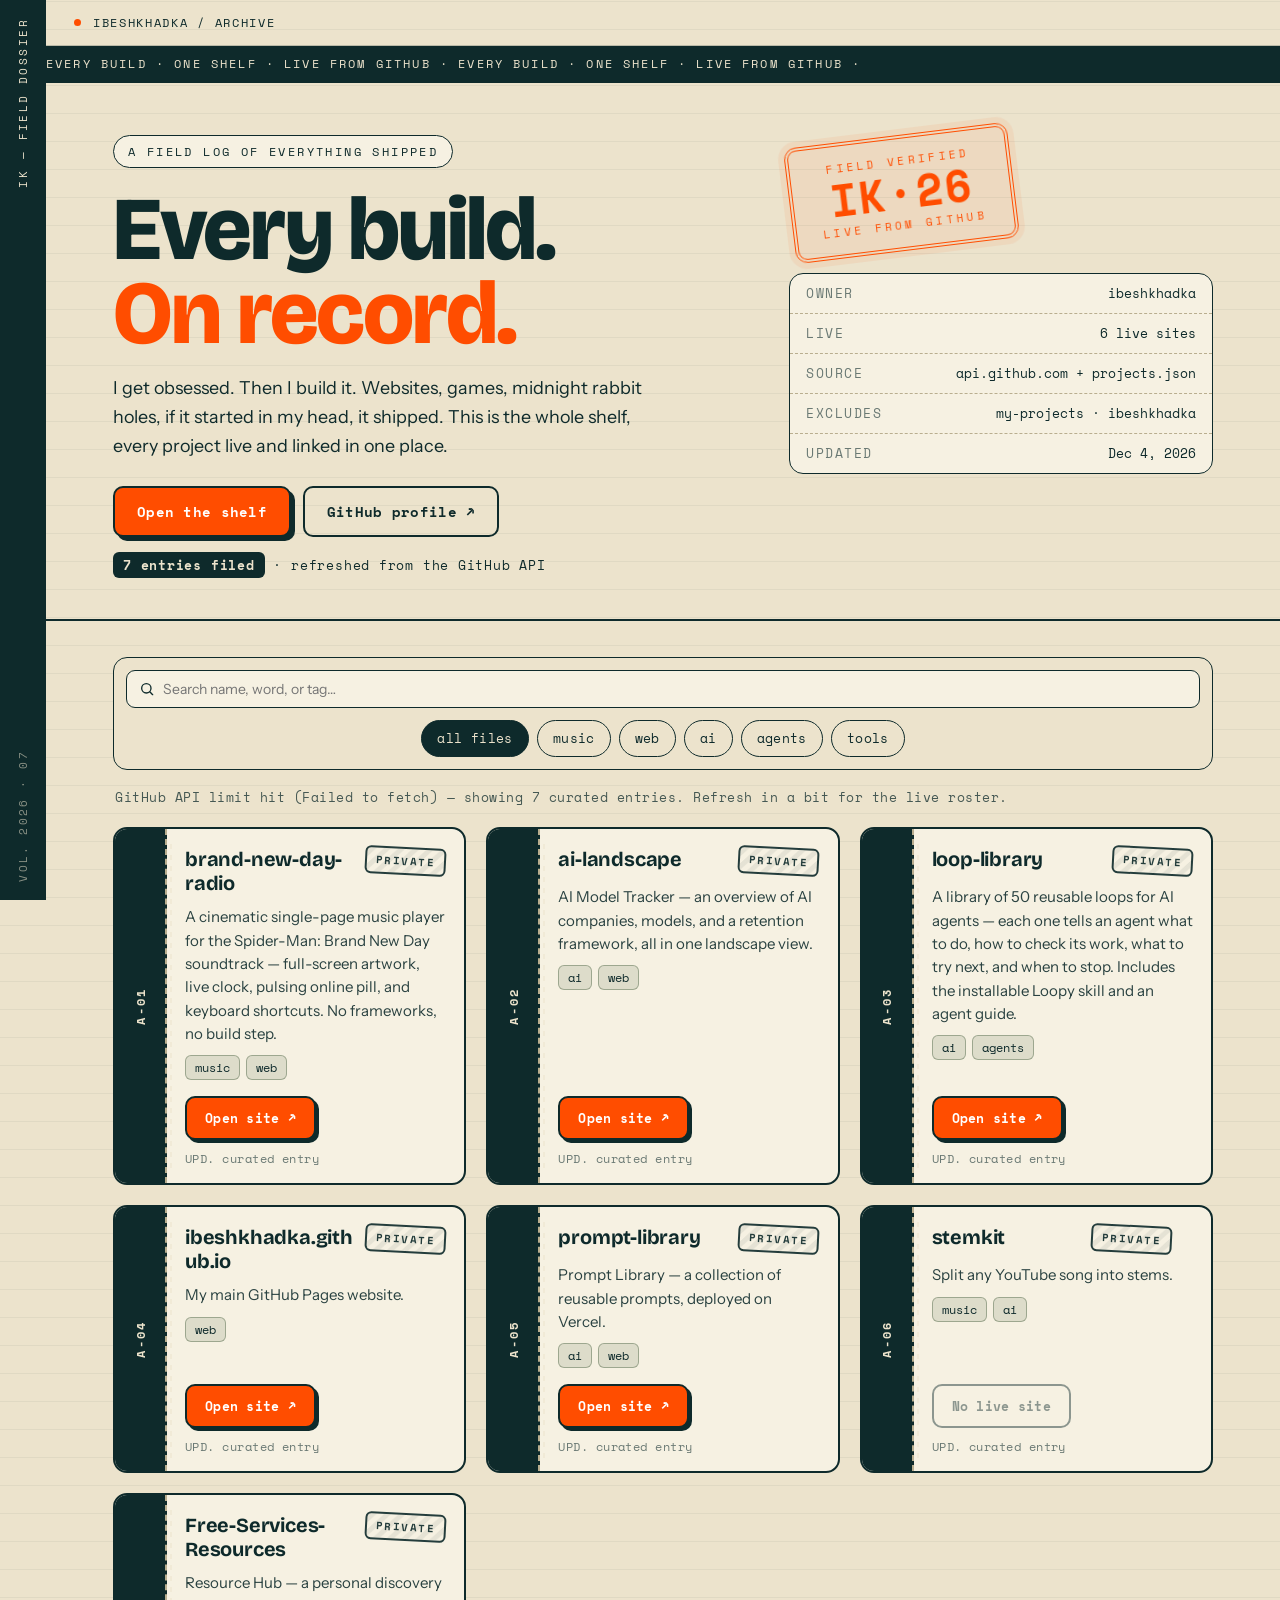
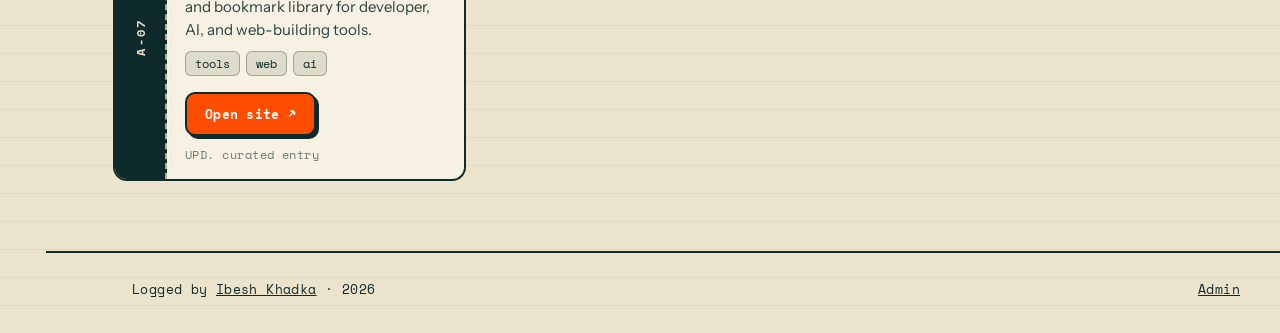
<file: index.html>
<!DOCTYPE html>
<html lang="en">
<head>
  <meta charset="UTF-8" />
  <meta name="viewport" content="width=device-width, initial-scale=1.0" />
  <title>Ibesh Khadka — Field Dossier of Builds</title>
  <meta name="description" content="Every project Ibesh Khadka has built, logged as a field dossier. Live GitHub data, search, tag filters. Open the site or read the source." />
  <link rel="icon" href="data:image/svg+xml,%3Csvg xmlns='http://www.w3.org/2000/svg' viewBox='0 0 64 64'%3E%3Crect width='64' height='64' rx='10' fill='%230E2A2B'/%3E%3Ctext x='32' y='44' font-family='monospace' font-size='28' font-weight='700' fill='%23FF4D00' text-anchor='middle'%3EIK%3C/text%3E%3C/svg%3E" />
  <link rel="preconnect" href="https://fonts.googleapis.com" />
  <link rel="preconnect" href="https://fonts.gstatic.com" crossorigin />
  <link href="https://fonts.googleapis.com/css2?family=Bricolage+Grotesque:opsz,wght@12..96,400..800&family=Instrument+Sans:ital,wght@0,400..700;1,400&family=Space+Mono:wght@400;700&display=swap" rel="stylesheet" />
  <link rel="stylesheet" href="css/style.css?v=dossier1" />
</head>
<body>
  <a class="skip" href="#shelf">Skip to the shelf</a>

  <div class="spine" aria-hidden="true">
    <span class="spine-mark">IK — FIELD DOSSIER</span>
    <span class="spine-mark dim">VOL. 2026 · <span id="spine-count">——</span></span>
  </div>

  <header class="cover">
    <div class="cover-top mono">
      <span class="dot" aria-hidden="true"></span>
      <span>IBESHKHADKA / ARCHIVE</span>
    </div>

    <div class="tape" aria-hidden="true"><span>Every build · one shelf · live from GitHub · Every build · one shelf · live from GitHub ·&nbsp;</span></div>

    <div class="cover-grid">
      <div>
        <p class="eyebrow mono">A field log of everything shipped</p>
        <h1>Every build.<br /><em>On record.</em></h1>
        <p class="lede">I get obsessed. Then I build it. Websites, games, midnight rabbit holes, if it started in my head, it shipped. This is the whole shelf, every project live and linked in one place.</p>
        <div class="cover-actions">
          <a class="btn Go" href="#shelf">Open the shelf</a>
          <a class="btn ghost" href="https://github.com/ibeshkhadka" target="_blank" rel="noopener">GitHub profile ↗</a>
        </div>
        <p class="count mono"><strong id="project-count">Loading projects…</strong><span> · refreshed from the GitHub API</span></p>
      </div>
      <div class="stamp-zone">
        <div class="stamp" id="hero-stamp" aria-hidden="true">
          <span class="stamp-top">FIELD VERIFIED</span>
          <span class="stamp-mid">IK·26</span>
          <span class="stamp-bot">LIVE FROM GITHUB</span>
        </div>
        <dl class="ledger mono">
          <div><dt>OWNER</dt><dd>ibeshkhadka</dd></div>
          <div><dt>LIVE</dt><dd id="ledger-live">——</dd></div>
          <div><dt>SOURCE</dt><dd>api.github.com + projects.json</dd></div>
          <div><dt>EXCLUDES</dt><dd>my-projects · ibeshkhadka</dd></div>
          <div><dt>UPDATED</dt><dd id="ledger-date">on every visit</dd></div>
        </dl>
      </div>
    </div>
  </header>

  <main id="shelf" class="shelf">
    <div class="controls">
      <label class="search">
        <span class="visually-hidden">Search projects</span>
        <svg width="16" height="16" viewBox="0 0 24 24" fill="none" aria-hidden="true"><circle cx="11" cy="11" r="7" stroke="currentColor" stroke-width="2"/><path d="m16.5 16.5 4 4" stroke="currentColor" stroke-width="2" stroke-linecap="round"/></svg>
        <input id="search" type="search" placeholder="Search name, word, or tag…" autocomplete="off" />
      </label>
      <div id="filters" class="filters" role="group" aria-label="Filter by tag"></div>
    </div>

    <p id="status" class="status mono" role="status"></p>
    <div id="grid" class="grid" aria-live="polite"></div>

    <div id="empty" class="empty hidden">
      <p class="mono">DOSSIER EMPTY — NO MATCH</p>
      <h2>Nothing filed under that search.</h2>
      <p>Try a shorter term — a repo name, one tag, one word from the description.</p>
      <button class="btn Go" id="clear-search" type="button">Clear search</button>
    </div>
  </main>

  <footer class="footer mono">
    <p>Logged by <a href="https://github.com/ibeshkhadka" target="_blank" rel="noopener">Ibesh Khadka</a> · <span id="year">2026</span></p>
    <p><a href="admin/">Admin</a></p>
  </footer>

  <script src="js/main.js?v=dossier1"></script>
</body>
</html>
</file>
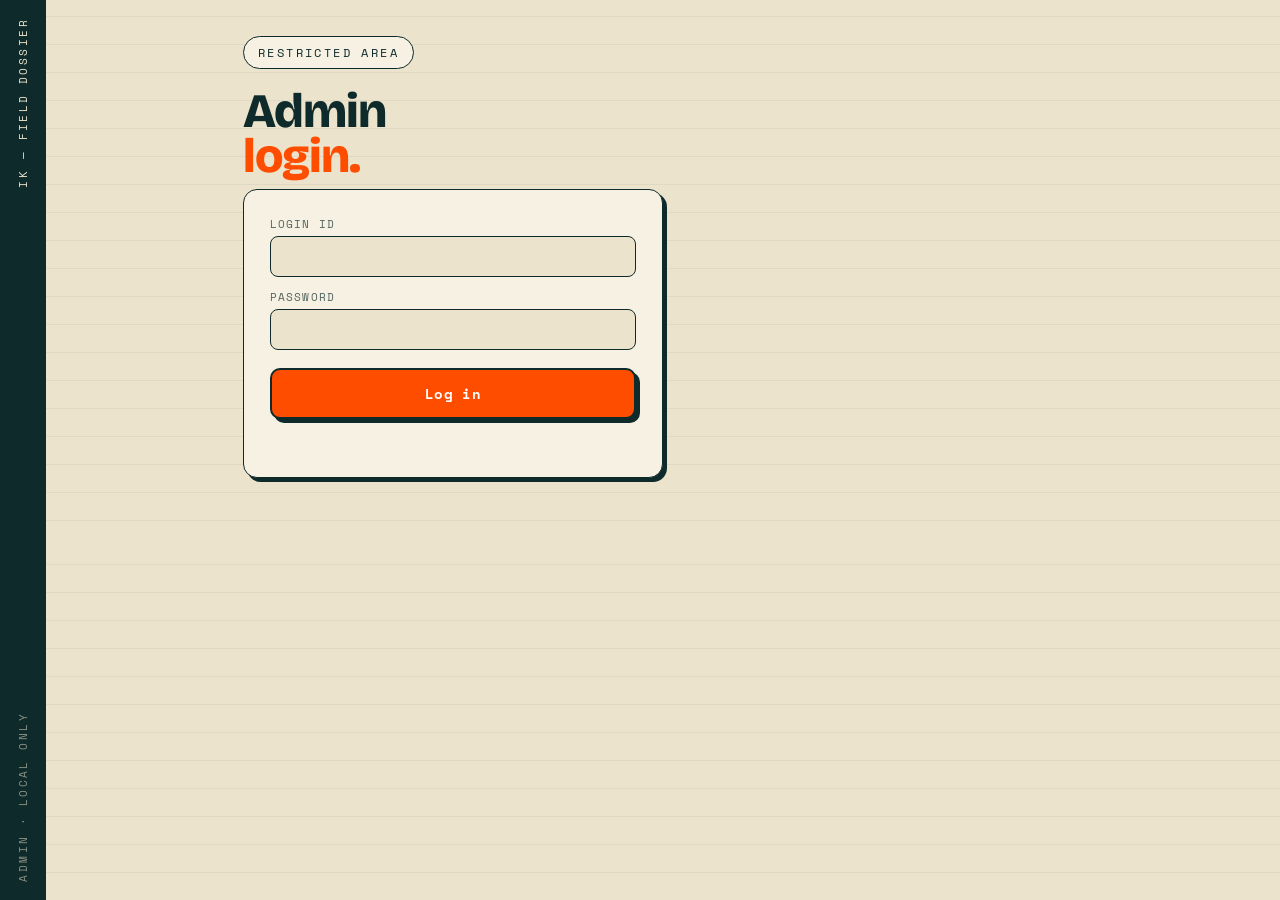
<file: admin/index.html>
<!DOCTYPE html>
<html lang="en">
<head>
  <meta charset="UTF-8" />
  <meta name="viewport" content="width=device-width, initial-scale=1.0" />
  <title>Admin — Field Dossier</title>
  <meta name="robots" content="noindex" />
  <link rel="preconnect" href="https://fonts.googleapis.com" />
  <link rel="preconnect" href="https://fonts.gstatic.com" crossorigin />
  <link href="https://fonts.googleapis.com/css2?family=Bricolage+Grotesque:opsz,wght@12..96,400..800&family=Instrument+Sans:ital,wght@0,400..700;1,400&family=Space+Mono:wght@400;700&display=swap" rel="stylesheet" />
  <link rel="stylesheet" href="../css/style.css?v=dossier1" />
  <style>
    .admin-wrap { max-width: 920px; margin: 0 auto; padding: 36px 40px 70px; }
    .admin-head h1 { font-family: var(--display); font-weight: 800; letter-spacing: -0.02em; font-size: clamp(2rem, 5vw, 3rem); margin: 0 0 10px; }
    .admin-head h1 em { font-style: normal; color: var(--blaze); }
    .admin-head .lede { font-size: 1rem; line-height: 1.6; max-width: 40rem; margin: 0 0 22px; }
    .admin-actions { display: flex; gap: 12px; flex-wrap: wrap; margin-bottom: 26px; }
    .login-card { background: var(--card); border: 1.5px solid var(--ink); border-radius: var(--radius); box-shadow: 4px 4px 0 var(--ink); padding: 26px; max-width: 420px; }
    .login-card label { display: block; font-family: var(--mono); font-size: 11px; letter-spacing: 0.1em; opacity: 0.7; margin: 12px 0 4px; }
    .login-card label:first-of-type { margin-top: 0; }
    .login-card input { width: 100%; font: inherit; font-size: 15px; color: inherit; background: var(--parchment); border: 1.5px solid var(--ink); border-radius: 8px; padding: 10px 14px; }
    .login-card input:focus { outline: 3px solid var(--blaze); outline-offset: 1px; }
    .login-card .btn { margin-top: 18px; width: 100%; justify-content: center; }
    .login-error { font-family: var(--mono); font-size: 13px; color: var(--blaze); margin: 12px 0 0; min-height: 20px; }
    .add-row { display: flex; gap: 10px; margin-bottom: 26px; }
    .entry { background: var(--card); border: 1.5px solid var(--ink); border-radius: var(--radius); box-shadow: 4px 4px 0 var(--ink); padding: 18px; margin-bottom: 16px; }
    .entry-top { display: flex; align-items: center; gap: 10px; margin-bottom: 12px; flex-wrap: wrap; }
    .entry-top h3 { font-family: var(--mono); font-size: 15px; margin: 0; overflow-wrap: anywhere; }
    .badge { font-family: var(--mono); font-size: 11px; letter-spacing: 0.06em; border: 1.5px solid var(--ink); border-radius: 999px; padding: 3px 10px; }
    .badge.live { background: var(--moss); color: #fff; border-color: var(--ink); }
    .badge.gone { background: transparent; opacity: 0.6; }
    .entry label { display: block; font-family: var(--mono); font-size: 11px; letter-spacing: 0.1em; opacity: 0.7; margin: 10px 0 4px; }
    .entry input[type="text"], .entry textarea { width: 100%; font: inherit; font-size: 14px; color: inherit; background: var(--parchment); border: 1.5px solid var(--ink); border-radius: 8px; padding: 9px 12px; }
    .entry textarea { min-height: 64px; resize: vertical; line-height: 1.5; }
    .entry input:focus, .entry textarea:focus, .add-row input:focus { outline: 3px solid var(--blaze); outline-offset: 1px; }
    .add-row input { flex: 1; font: inherit; font-size: 14px; color: inherit; background: var(--card); border: 1.5px solid var(--ink); border-radius: 9px; padding: 10px 14px; }
    .entry .row-end { display: flex; justify-content: flex-end; margin-top: 12px; }
    .btn.danger { background: transparent; color: var(--ink); box-shadow: 3px 3px 0 var(--ink); padding: 8px 16px; font-size: 12.5px; }
    .btn.danger:hover { background: var(--blaze); color: #fff; }
    .admin-status { font-size: 12.5px; letter-spacing: 0.04em; margin: 6px 2px 0; min-height: 20px; }
    .hidden { display: none; }
    .tags-panel { background: var(--card); border: 1.5px solid var(--ink); border-radius: var(--radius); box-shadow: 4px 4px 0 var(--ink); padding: 18px; margin-bottom: 26px; }
    .tags-panel h2 { font-size: 12px; letter-spacing: 0.12em; margin: 0 0 12px; opacity: 0.7; }
    .tag-row { display: flex; align-items: center; gap: 10px; padding: 7px 0; border-top: 1px dashed var(--ledger); }
    .tag-row:first-of-type { border-top: 0; }
    .tag-row .chip { font-family: var(--mono); font-size: 12.5px; border: 1.5px solid var(--ink); border-radius: 999px; padding: 5px 13px; background: var(--parchment); }
    .tag-row .count { font-family: var(--mono); font-size: 11.5px; opacity: 0.6; }
    .tag-row button { margin-left: auto; font-family: var(--mono); font-size: 12px; background: transparent; border: 1.5px solid var(--ink); border-radius: 8px; padding: 4px 12px; cursor: pointer; }
    .tag-row button:hover { background: var(--blaze); color: #fff; }
    .tags-panel .add-row { margin: 14px 0 0; }
    .tags-panel select { font: inherit; font-size: 14px; color: inherit; background: var(--parchment); border: 1.5px solid var(--ink); border-radius: 9px; padding: 10px 12px; max-width: 220px; }
  </style>
</head>
<body>
  <div class="spine" aria-hidden="true">
    <span class="spine-mark">IK — FIELD DOSSIER</span>
    <span class="spine-mark dim">ADMIN · LOCAL ONLY</span>
  </div>

  <main class="admin-wrap">
    <div id="login-view">
      <div class="admin-head">
        <p class="eyebrow mono">Restricted area</p>
        <h1>Admin<br /><em>login.</em></h1>
      </div>
      <div class="login-card">
        <label for="login-id">LOGIN ID</label>
        <input id="login-id" type="text" autocomplete="username" spellcheck="false" />
        <label for="login-pass">PASSWORD</label>
        <input id="login-pass" type="password" autocomplete="current-password" />
        <button class="btn Go" id="login-btn" type="button">Log in</button>
        <p class="login-error" id="login-error" role="alert"></p>
      </div>
    </div>

    <div id="panel-view" class="hidden">
      <div class="admin-head">
        <p class="eyebrow mono">Restricted — runs in your browser only</p>
        <h1>Admin.<br /><em>Curated entries.</em></h1>
        <p class="lede">Edit descriptions, live URLs, and tags for the shelf. This page can't write to GitHub by itself — hit <strong>Copy JSON</strong>, paste it into <span class="mono">projects.json</span>, commit, push. Done.</p>
        <div class="admin-actions">
          <button class="btn Go" id="copy-json" type="button">Copy JSON</button>
          <button class="btn secondary" id="download-json" type="button">Download JSON</button>
          <button class="btn secondary" id="logout-btn" type="button">Log out</button>
          <a class="btn secondary" href="../index.html">Back to shelf</a>
        </div>
      </div>

      <div class="add-row">
        <input id="new-name" type="text" placeholder="new-repo-name…" autocomplete="off" spellcheck="false" />
        <button class="btn Go" id="add-entry" type="button">Add</button>
      </div>

      <div class="tags-panel">
        <h2 class="mono">CATEGORIES</h2>
        <div id="tag-list"></div>
        <div class="add-row">
          <input id="new-tag" type="text" placeholder="new-tag…" autocomplete="off" spellcheck="false" />
          <select id="new-tag-project"></select>
          <button class="btn Go" id="add-tag" type="button">Add tag</button>
        </div>
      </div>

      <div id="entries"></div>
      <p id="admin-status" class="admin-status mono" role="status"></p>
    </div>
  </main>

  <script src="admin.js?v=dossier1"></script>
</body>
</html>
</file>
<file: css/style.css>
/* Field Dossier — design tokens
   Ink #0E2A2B · Parchment #ECE3CC · Card #F6F1E2 · Blaze #FF4D00 · Moss #5F7355 · Ledger #B9AE8F */
:root {
  --ink: #0e2a2b;
  --ink-2: #14393b;
  --parchment: #ece3cc;
  --card: #f6f1e2;
  --blaze: #ff4d00;
  --moss: #5f7355;
  --ledger: #b9ae8f;
  --line: rgba(14, 42, 43, 0.22);
  --display: "Bricolage Grotesque", system-ui, sans-serif;
  --body: "Instrument Sans", system-ui, sans-serif;
  --mono: "Space Mono", ui-monospace, monospace;
  --radius: 14px;
}

* { box-sizing: border-box; }
html { scroll-behavior: smooth; }
body {
  margin: 0;
  font-family: var(--body);
  background:
    repeating-linear-gradient(0deg, transparent 0 27px, rgba(14, 42, 43, 0.055) 27px 28px),
    var(--parchment);
  color: var(--ink);
  padding-left: 46px;
  -webkit-font-smoothing: antialiased;
}
.mono { font-family: var(--mono); }
.visually-hidden { position: absolute; width: 1px; height: 1px; overflow: hidden; clip: rect(0 0 0 0); }
.skip {
  position: fixed; top: -60px; left: 56px; z-index: 50;
  background: var(--ink); color: var(--parchment);
  padding: 10px 16px; border-radius: 8px; font-family: var(--mono); font-size: 13px;
}
.skip:focus { top: 12px; }
a { color: inherit; }
:focus-visible { outline: 3px solid var(--blaze); outline-offset: 3px; border-radius: 4px; }

/* Left dossier spine — signature frame */
.spine {
  position: fixed; inset: 0 auto 0 0; width: 46px; z-index: 20;
  background: var(--ink); color: var(--parchment);
  display: flex; flex-direction: column; align-items: center; justify-content: space-between;
  padding: 18px 0;
}
.spine-mark {
  writing-mode: vertical-rl; rotate: 180deg;
  font-family: var(--mono); font-size: 11px; letter-spacing: 0.22em; white-space: nowrap;
}
.spine-mark.dim { opacity: 0.55; }

/* Cover */
.cover { border-bottom: 2px solid var(--ink); }
.cover-top {
  display: flex; align-items: center; gap: 12px; flex-wrap: wrap;
  font-size: 12px; letter-spacing: 0.14em;
  padding: 14px 28px; border-bottom: 1px solid var(--line);
}
.cover-top .dot { width: 7px; height: 7px; border-radius: 50%; background: var(--blaze); }

.tape {
  background: var(--ink); color: var(--parchment);
  font-family: var(--mono); font-size: 12px; letter-spacing: 0.18em; text-transform: uppercase;
  overflow: hidden; white-space: nowrap; padding: 9px 0;
  border-bottom: 2px solid var(--ink);
}
.tape span { display: inline-block; padding-left: 0; animation: tape 26s linear infinite; }
@keyframes tape { to { transform: translateX(-50%); } }

.cover-grid {
  display: grid; grid-template-columns: 1.5fr 1fr; gap: 40px;
  padding: 52px 40px 44px; max-width: 1180px; margin: 0 auto;
  align-items: start;
}
.eyebrow {
  display: inline-block; font-size: 12px; letter-spacing: 0.2em; text-transform: uppercase;
  border: 1.5px solid var(--ink); border-radius: 999px; padding: 7px 14px; margin: 0 0 20px;
  background: var(--card);
}
h1 {
  font-family: var(--display); font-weight: 800;
  font-size: clamp(3rem, 7.5vw, 5.6rem); line-height: 0.94; letter-spacing: -0.02em;
  margin: 0 0 18px; text-wrap: balance;
}
h1 em { font-style: normal; color: var(--blaze); }
.lede { font-size: 1.12rem; line-height: 1.6; max-width: 34rem; margin: 0 0 26px; }
.cover-actions { display: flex; gap: 12px; flex-wrap: wrap; margin-bottom: 18px; }
.count { font-size: 13px; letter-spacing: 0.06em; margin: 0; }
.count strong { background: var(--ink); color: var(--parchment); padding: 3px 10px; border-radius: 6px; }

.btn {
  font-family: var(--mono); font-size: 14px; font-weight: 700; letter-spacing: 0.02em;
  display: inline-flex; align-items: center; gap: 8px;
  padding: 13px 22px; border-radius: 10px; text-decoration: none;
  border: 2px solid var(--ink); cursor: pointer;
  transition: transform 0.15s ease, box-shadow 0.15s ease, background 0.15s ease;
}
.btn.Go { background: var(--blaze); color: #fff; box-shadow: 4px 4px 0 var(--ink); }
.btn.Go:hover { transform: translate(-2px, -2px); box-shadow: 6px 6px 0 var(--ink); }
.btn.ghost { background: transparent; }
.btn.ghost:hover { background: var(--card); }
.btn.secondary { background: var(--card); color: var(--ink); box-shadow: 3px 3px 0 var(--ink); padding: 10px 18px; font-size: 13px; }
.btn.Go.secondary { background: var(--blaze); color: #fff; }
.btn.secondary:hover { transform: translate(-1px, -1px); box-shadow: 4px 4px 0 var(--ink); }
.btn.disabled { opacity: 0.45; cursor: not-allowed; box-shadow: none; background: transparent; }

/* Signature: rubber stamp */
.stamp-zone { display: grid; gap: 22px; justify-items: start; }
.stamp {
  border: 4px double var(--blaze); color: var(--blaze); border-radius: 12px;
  padding: 14px 26px; text-align: center; rotate: -7deg;
  font-family: var(--mono); background: rgba(255, 77, 0, 0.06);
  box-shadow: 0 0 0 6px rgba(255, 77, 0, 0.07);
  animation: slam 0.55s cubic-bezier(0.2, 2.2, 0.4, 1) both 0.15s;
  transition: rotate 0.2s ease;
  user-select: none;
}
.stamp:hover { rotate: -2deg; }
.stamp-top, .stamp-bot { display: block; font-size: 11px; letter-spacing: 0.3em; }
.stamp-mid { display: block; font-size: 44px; font-weight: 700; letter-spacing: 0.04em; line-height: 1.1; }
@keyframes slam {
  0% { transform: scale(2.4); opacity: 0; }
  60% { transform: scale(0.94); opacity: 1; }
  100% { transform: scale(1); opacity: 1; }
}

.ledger {
  margin: 0; width: 100%; border: 1.5px solid var(--ink); border-radius: var(--radius);
  background: var(--card); overflow: hidden; font-size: 12.5px;
}
.ledger div { display: flex; justify-content: space-between; gap: 16px; padding: 10px 16px; }
.ledger div + div { border-top: 1px dashed var(--ledger); }
.ledger dt { opacity: 0.6; letter-spacing: 0.12em; }
.ledger dd { margin: 0; text-align: right; overflow-wrap: anywhere; }

/* Shelf */
.shelf { max-width: 1180px; margin: 0 auto; padding: 36px 40px 70px; }
.controls {
  display: flex; flex-direction: column; gap: 12px; align-items: center;
  position: sticky; top: 12px; z-index: 10;
  background: rgba(236, 227, 204, 0.92); backdrop-filter: blur(8px);
  border: 1.5px solid var(--ink); border-radius: var(--radius); padding: 12px;
}
.search {
  width: 100%; max-width: none; display: flex; align-items: center; gap: 8px;
  background: var(--card); border: 1.5px solid var(--ink); border-radius: 9px; padding: 0 12px;
}
.search input {
  flex: 1; border: 0; background: transparent; color: inherit;
  font: inherit; font-size: 14px; padding: 9px 0;
}
.search input:focus { outline: none; }
.search:focus-within { box-shadow: 3px 3px 0 var(--ink); }
.filters { display: flex; gap: 8px; flex-wrap: wrap; justify-content: center; }
.chip {
  font-family: var(--mono); font-size: 12.5px; letter-spacing: 0.03em;
  border: 1.5px solid var(--ink); background: transparent; color: inherit;
  border-radius: 999px; padding: 8px 15px; cursor: pointer;
  transition: background 0.15s ease, color 0.15s ease, transform 0.15s ease;
}
.chip:hover { transform: translateY(-1px); background: var(--card); }
.chip.active { background: var(--ink); color: var(--parchment); }

.status { font-size: 12.5px; letter-spacing: 0.04em; opacity: 0.75; margin: 18px 2px 20px; }

.grid { display: grid; grid-template-columns: repeat(auto-fill, minmax(300px, 1fr)); gap: 20px; }

/* Catalog card with perforated stub — the signature repeated at item scale */
.card {
  position: relative; display: flex; gap: 0;
  background: var(--card); border: 2px solid var(--ink); border-radius: var(--radius);
  overflow: hidden; transition: transform 0.16s ease, box-shadow 0.16s ease;
}
.card:hover { transform: translate(-2px, -3px); box-shadow: 6px 6px 0 var(--ink); }
.stub {
  flex: 0 0 52px; background: var(--ink); color: var(--parchment);
  display: flex; align-items: center; justify-content: center;
  border-right: 2px dashed var(--ledger); position: relative;
}
.stub span {
  writing-mode: vertical-rl; rotate: 180deg;
  font-family: var(--mono); font-size: 12px; font-weight: 700; letter-spacing: 0.18em;
}
.stub::after {
  content: ""; position: absolute; right: -7px; top: 12px; bottom: 12px; width: 2px;
  background-image: radial-gradient(circle, var(--parchment) 2.4px, transparent 2.6px);
  background-size: 2px 11px; background-repeat: repeat-y; opacity: 0.5;
}
.card-body { padding: 18px 18px 16px; display: flex; flex-direction: column; gap: 10px; min-width: 0; }
.card-top { display: flex; align-items: flex-start; justify-content: space-between; gap: 10px; }
.card-top h3 {
  font-family: var(--display); font-weight: 700; font-size: 1.25rem; letter-spacing: -0.01em;
  margin: 0; overflow-wrap: anywhere;
}
/* Mini rubber-stamp badge */
.badge {
  flex: none; font-family: var(--mono); font-size: 10.5px; font-weight: 700; letter-spacing: 0.14em;
  text-transform: uppercase; color: var(--moss); border: 2px solid var(--moss);
  border-radius: 6px; padding: 4px 9px; rotate: 3deg; opacity: 0.9;
}
.badge.live { color: var(--blaze); border-color: var(--blaze); }
.badge.private { color: var(--ink); border-color: var(--ink); background: repeating-linear-gradient(-45deg, transparent 0 5px, rgba(14,42,43,0.08) 5px 10px); }
.desc { margin: 0; font-size: 0.94rem; line-height: 1.55; opacity: 0.88; }
.tags { display: flex; flex-wrap: wrap; gap: 6px; }
.tag { font-family: var(--mono); font-size: 11.5px; background: rgba(95, 115, 85, 0.16); border: 1px solid rgba(95,115,85,0.5); border-radius: 6px; padding: 3px 9px; }
.card-actions { display: flex; gap: 10px; flex-wrap: wrap; margin-top: auto; padding-top: 6px; }
.updated { font-family: var(--mono); font-size: 11.5px; opacity: 0.6; letter-spacing: 0.04em; }

.skeleton { min-height: 210px; }
.skel { border-radius: 6px; background: linear-gradient(90deg, rgba(14,42,43,0.1), rgba(14,42,43,0.2), rgba(14,42,43,0.1)); background-size: 200% 100%; animation: shimmer 1.2s infinite; }
@keyframes shimmer { to { background-position: -200% 0; } }
.skel-wrap { flex: 1; display: grid; gap: 10px; padding: 20px; }

.empty {
  border: 2px dashed var(--ink); border-radius: var(--radius);
  background: var(--card); text-align: center; padding: 56px 28px; margin-top: 8px;
}
.empty.hidden { display: none; }
.empty p.mono { font-size: 12px; letter-spacing: 0.24em; color: var(--blaze); margin: 0 0 12px; }
.empty h2 { font-family: var(--display); font-size: 2rem; margin: 0 0 10px; letter-spacing: -0.01em; }
.empty p { margin: 0 0 22px; opacity: 0.8; }
.hidden { display: none !important; }

.footer {
  border-top: 2px solid var(--ink); padding: 26px 40px 34px 86px;
  display: flex; justify-content: space-between; gap: 12px; flex-wrap: wrap;
  font-size: 13px; letter-spacing: 0.03em;
}
.footer p { margin: 0; }

@media (max-width: 860px) {
  .cover-grid { grid-template-columns: 1fr; padding: 36px 22px; }
  .shelf { padding: 24px 16px 56px; }
  .controls { position: static; }
  .stamp { rotate: -4deg; }
}
@media (prefers-reduced-motion: reduce) {
  *, *::before, *::after { animation: none !important; transition: none !important; }
  html { scroll-behavior: auto; }
}
</file>
